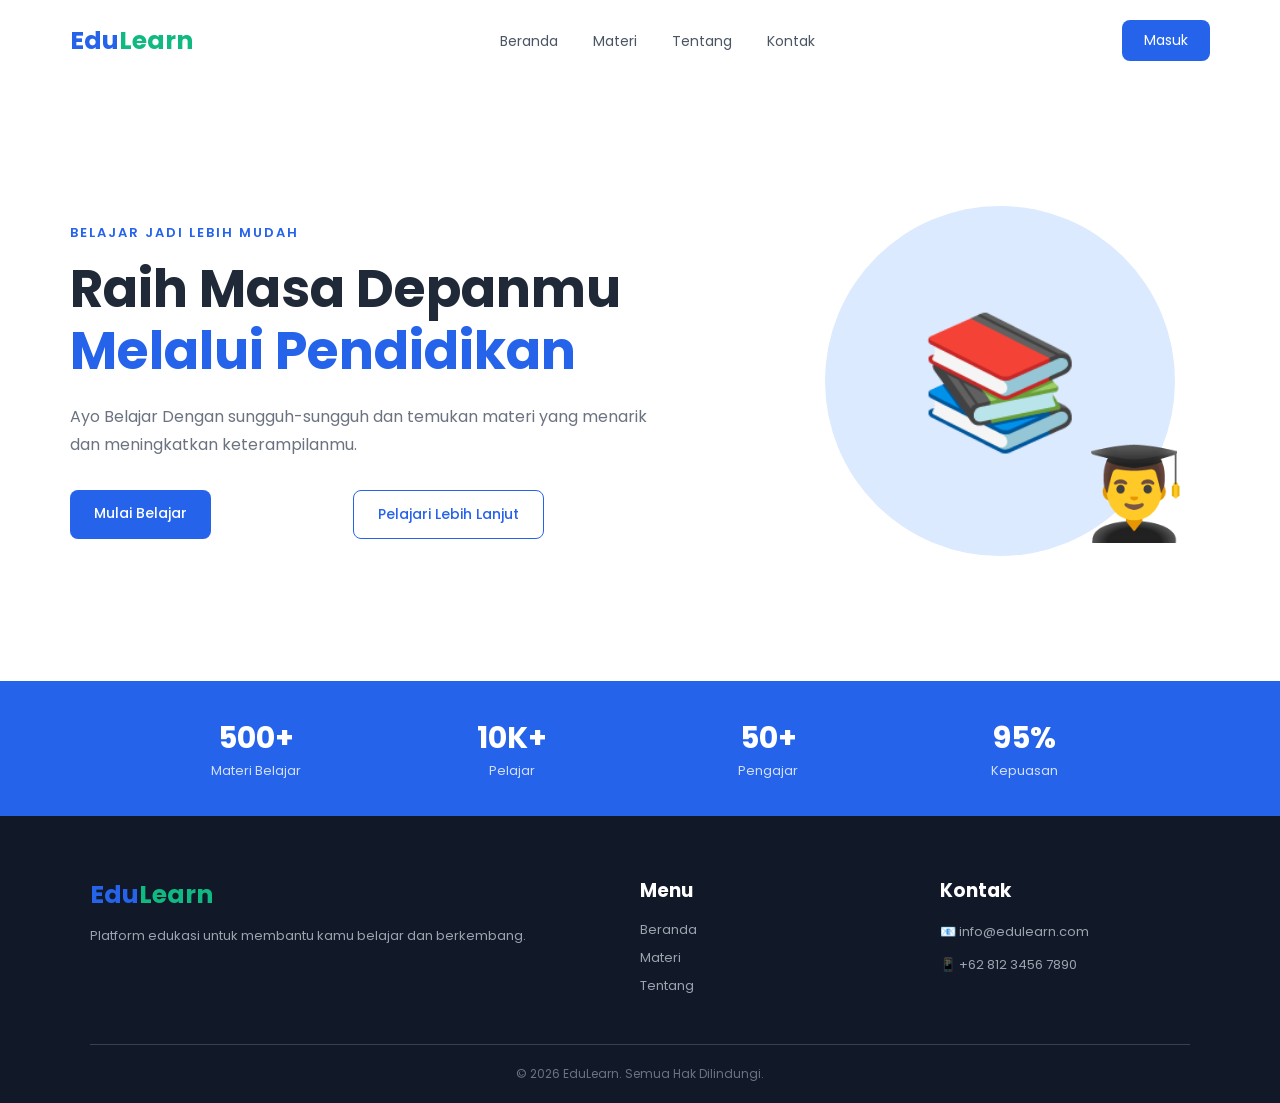
<file: index.html>
<!DOCTYPE html>
<html lang="id">
<head>
    <meta charset="UTF-8">
    <meta name="viewport" content="width=device-width, initial-scale=1.0">
    <title>EduLearn - Platform Edukasi</title>

    <link rel="stylesheet" href="style.css">

    <link rel="preconnect" href="https://fonts.googleapis.com">
    <link rel="preconnect" href="https://fonts.gstatic.com" crossorigin>
    <link href="https://fonts.googleapis.com/css2?family=Poppins:wght@300;400;500;600;700&display=swap" rel="stylesheet">
</head>

<body>

    <!-- Navbar -->
    <header>
    <nav class="navbar">
        <div class="logo">Edu<span>Learn</span></div>

        <ul class="nav-menu">
            <li><a href="index.html">Beranda</a></li>
            <li><a href="materi.html">Materi</a></li>
            <li><a href="tentang.html">Tentang</a></li>
            <li><a href="">Kontak</a></li>
        </ul>

        <a href="#" class="btn-login">Masuk</a>

    </nav>
</header>


    <!-- Hero -->
    <section class="hero" id="home">
        <div class="hero-text">
            <p class="subtitle">BELAJAR JADI LEBIH MUDAH</p>

            <h1>
                Raih Masa Depanmu
                <span>Melalui Pendidikan</span>
            </h1>

            <p class="description">
                Ayo Belajar Dengan sungguh-sungguh
                dan temukan materi yang menarik dan 
                meningkatkan keterampilanmu.
            </p>

            <div class="hero-buttons">
                <a href="materi.html" class="btn-primary">Mulai Belajar</a>
                <a href="tentang.html" class="btn-secondary">Pelajari Lebih Lanjut</a>
            </div>
        </div>

        <div class="hero-image">
            <div class="circle"></div>
            <div class="book">📚</div>
            <div class="student">👨‍🎓</div>
        </div>
    </section>

    <!-- Statistik -->
    <section class="stats">
        <div class="stat">
            <h2>500+</h2>
            <p>Materi Belajar</p>
        </div>

        <div class="stat">
            <h2>10K+</h2>
            <p>Pelajar</p>
        </div>

        <div class="stat">
            <h2>50+</h2>
            <p>Pengajar</p>
        </div>

        <div class="stat">
            <h2>95%</h2>
            <p>Kepuasan</p>
        </div>
    </section>

    <!-- Footer -->
    <footer id="kontak">
        <div class="footer-content">
            <div>
                <div class="logo">Edu<span>Learn</span></div>
                <p>
                    Platform edukasi untuk membantu kamu
                    belajar dan berkembang.
                </p>
            </div>

            <div>
                <h3>Menu</h3>
                <a href="index.html">Beranda</a>
                <a href="materi.html">Materi</a>
                <a href="tentang.html">Tentang</a>
            </div>

            <div>
                <h3>Kontak</h3>
                <p>📧 info@edulearn.com</p>
                <p>📱 +62 812 3456 7890</p>
            </div>
        </div>

        <div class="copyright">
            © 2026 EduLearn. Semua Hak Dilindungi.
        </div>
    </footer>

</body>
</html>
</file>
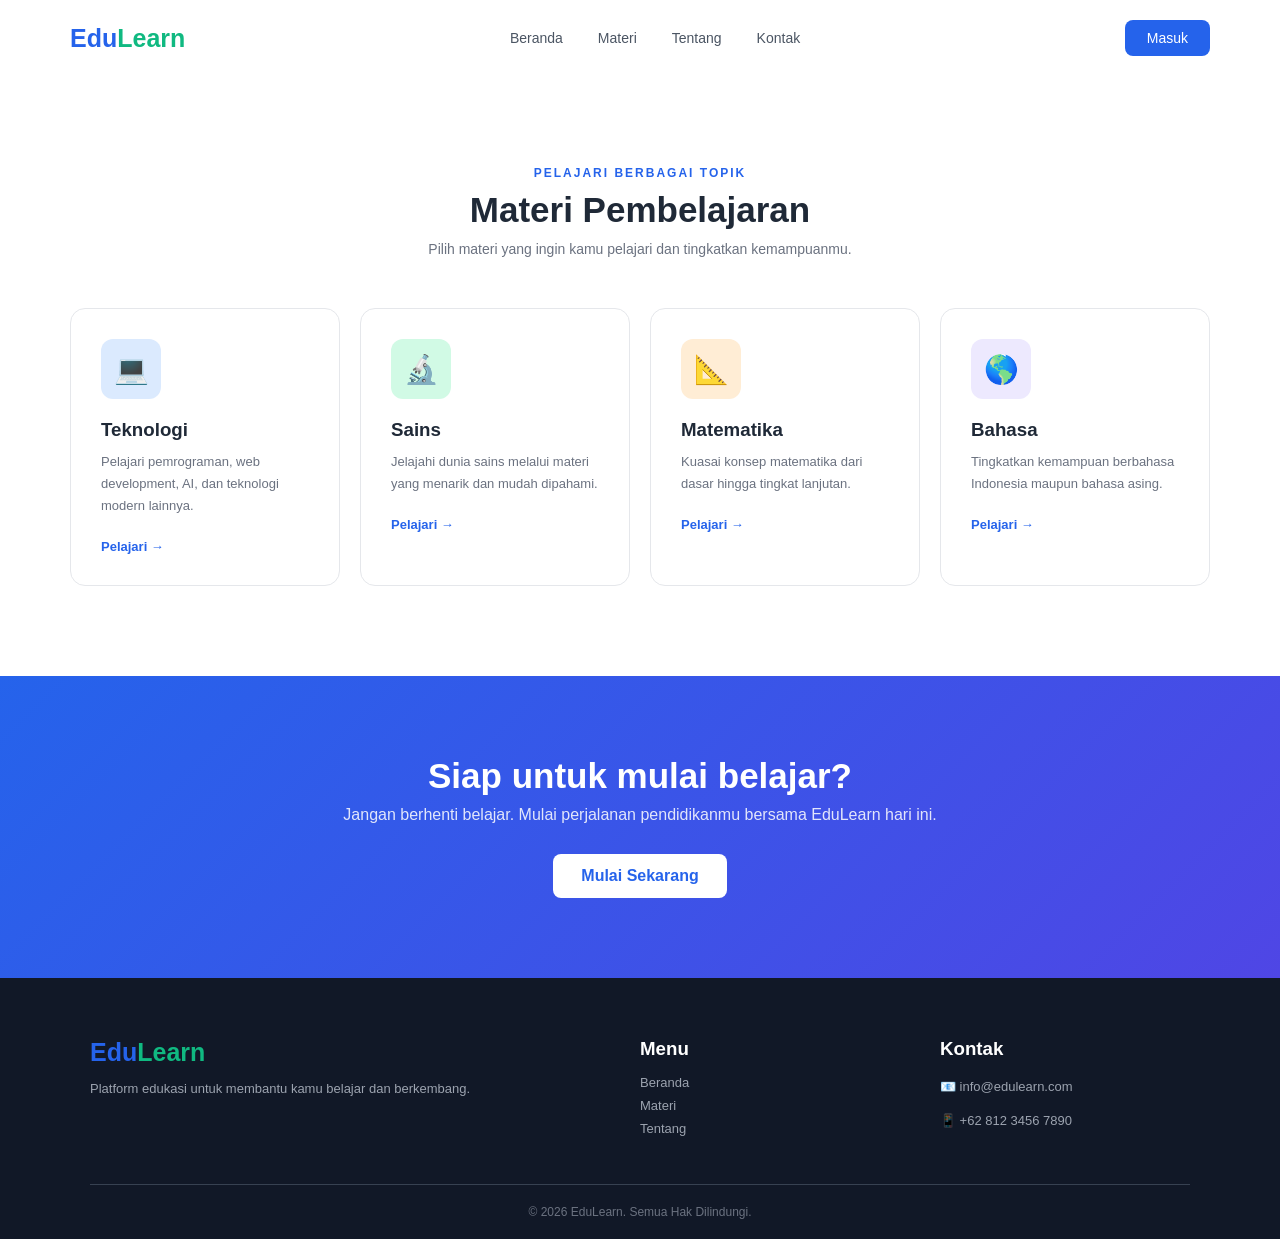
<file: materi.html>
<!DOCTYPE html>
<html lang="en">
<head>
    <meta charset="UTF-8">
    <meta name="viewport" content="width=device-width, initial-scale=1.0">
    <title>Document</title>

    <link rel="stylesheet" href="style.css">

</head>
<body>
    <header>
        <nav class="navbar">
            <div class="logo">Edu<span>Learn</span></div>

            <ul class="nav-menu">
                <li><a href="index.html">Beranda</a></li>
                <li><a href="materi.html">Materi</a></li>
                <li><a href="tentang.html">Tentang</a></li>
                <li><a href="">Kontak</a></li>
            </ul>

            <a href="#" class="btn-login">Masuk</a>
        </nav>
    </header>

    <section class="materi" id="materi">
        <div class="section-title">
            <p>PELAJARI BERBAGAI TOPIK</p>
            <h2>Materi Pembelajaran</h2>
            <span>
                Pilih materi yang ingin kamu pelajari dan tingkatkan
                kemampuanmu.
            </span>
        </div>

        <div class="card-container">

            <div class="card">
                <div class="icon blue">💻</div>
                <h3>Teknologi</h3>
                <p>
                    Pelajari pemrograman, web development,
                    AI, dan teknologi modern lainnya.
                </p>
                <a href="#">Pelajari →</a>
            </div>

            <div class="card">
                <div class="icon green">🔬</div>
                <h3>Sains</h3>
                <p>
                    Jelajahi dunia sains melalui materi yang
                    menarik dan mudah dipahami.
                </p>
                <a href="#">Pelajari →</a>
            </div>

            <div class="card">
                <div class="icon orange">📐</div>
                <h3>Matematika</h3>
                <p>
                    Kuasai konsep matematika dari dasar
                    hingga tingkat lanjutan.
                </p>
                <a href="#">Pelajari →</a>
            </div>

            <div class="card">
                <div class="icon purple">🌎</div>
                <h3>Bahasa</h3>
                <p>
                    Tingkatkan kemampuan berbahasa Indonesia
                    maupun bahasa asing.
                </p>
                <a href="#">Pelajari →</a>
            </div>

        </div>
    </section>

        <!-- CTA -->
    <section class="cta">
        <h2>Siap untuk mulai belajar?</h2>
        <p>
            Jangan berhenti belajar. Mulai perjalanan pendidikanmu
            bersama EduLearn hari ini.
        </p>

        <a href="#" class="btn-white">Mulai Sekarang</a>
    </section>

    <!-- Footer -->
    <footer id="kontak">
        <div class="footer-content">
            <div>
                <div class="logo">Edu<span>Learn</span></div>
                <p>
                    Platform edukasi untuk membantu kamu
                    belajar dan berkembang.
                </p>
            </div>

            <div>
                <h3>Menu</h3>
                <a href="index.html">Beranda</a>
                <a href="materi.html">Materi</a>
                <a href="tentang.html">Tentang</a>
            </div>

            <div>
                <h3>Kontak</h3>
                <p>📧 info@edulearn.com</p>
                <p>📱 +62 812 3456 7890</p>
            </div>
        </div>

        <div class="copyright">
            © 2026 EduLearn. Semua Hak Dilindungi.
        </div>
    </footer>

</body>
</html>
</file>
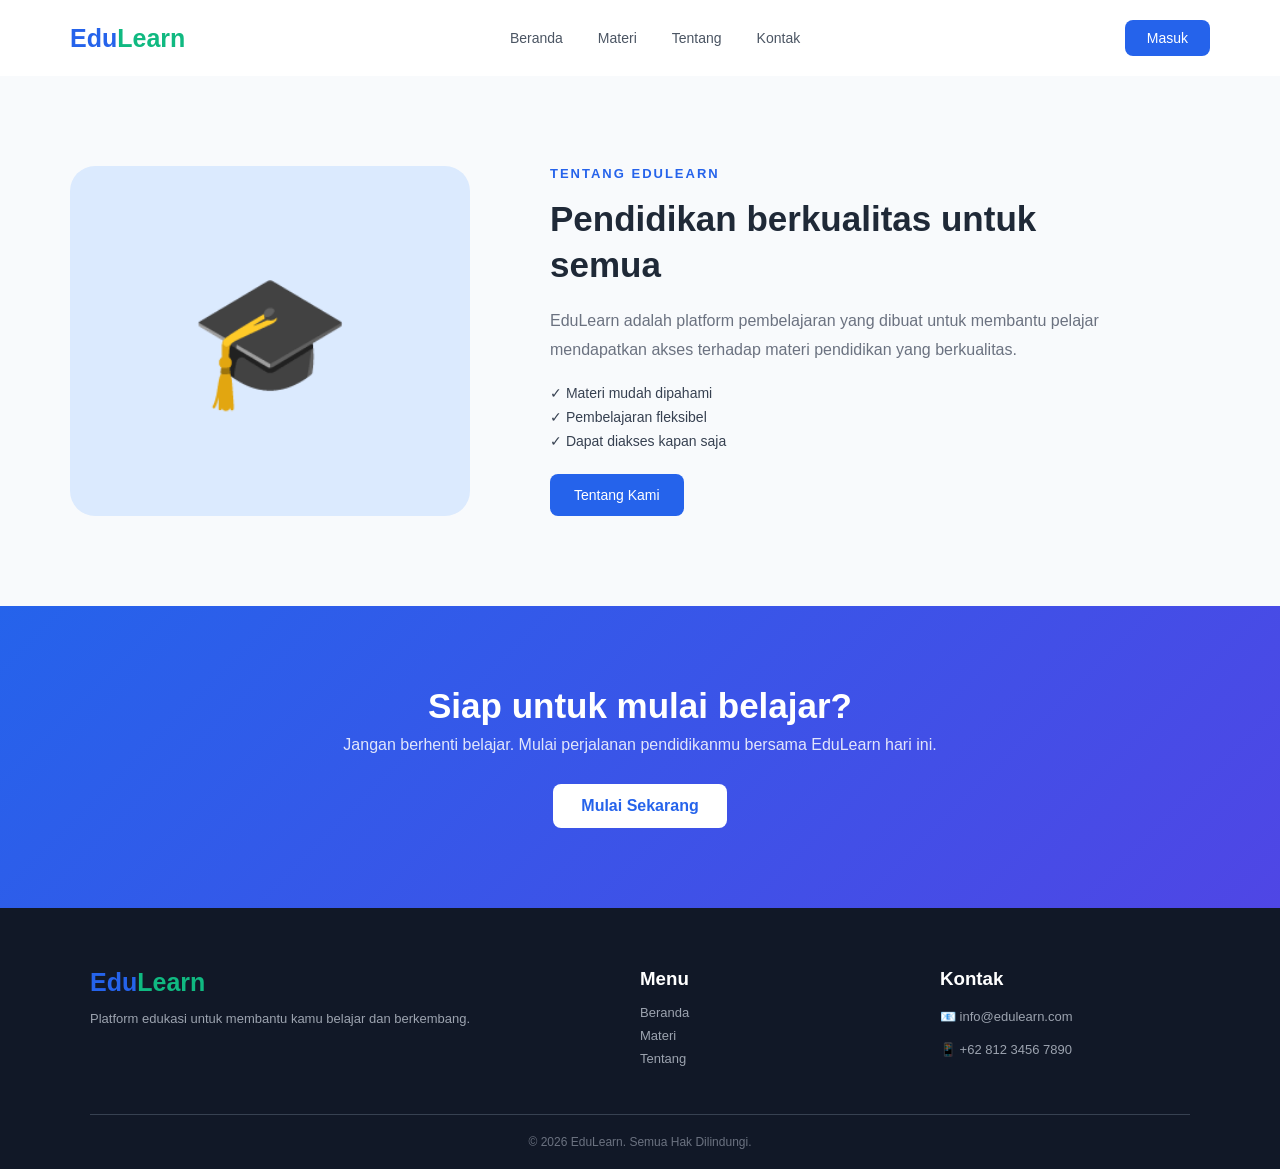
<file: tentang.html>
<!DOCTYPE html>
<html lang="en">
<head>
    <meta charset="UTF-8">
    <meta name="viewport" content="width=device-width, initial-scale=1.0">
    <title>Document</title>

    <link rel="stylesheet" href="style.css">
</head>
<body>
    <header>
        <nav class="navbar">
            <div class="logo">Edu<span>Learn</span></div>

            <ul class="nav-menu">
                <li><a href="index.html">Beranda</a></li>
                <li><a href="materi.html">Materi</a></li>
                <li><a href="tentang.html">Tentang</a></li>
                <li><a href="">Kontak</a></li>
            </ul>

            <a href="#" class="btn-login">Masuk</a>
        </nav>
    </header>

    <section class="about" id="tentang">
        <div class="about-image">
            🎓
        </div>

        <div class="about-text">
            <p class="subtitle">TENTANG EDULEARN</p>

            <h2>
                Pendidikan berkualitas
                untuk semua
            </h2>

            <p>
                EduLearn adalah platform pembelajaran yang dibuat
                untuk membantu pelajar mendapatkan akses terhadap
                materi pendidikan yang berkualitas.
            </p>

            <div class="check">
                <p>✓ Materi mudah dipahami</p>
                <p>✓ Pembelajaran fleksibel</p>
                <p>✓ Dapat diakses kapan saja</p>
            </div>

            <a href="#" class="btn-primary">Tentang Kami</a>
        </div>
    </section>

        <!-- CTA -->
    <section class="cta">
        <h2>Siap untuk mulai belajar?</h2>
        <p>
            Jangan berhenti belajar. Mulai perjalanan pendidikanmu
            bersama EduLearn hari ini.
        </p>

        <a href="#" class="btn-white">Mulai Sekarang</a>
    </section>

    <!-- Footer -->
    <footer id="kontak">
        <div class="footer-content">
            <div>
                <div class="logo">Edu<span>Learn</span></div>
                <p>
                    Platform edukasi untuk membantu kamu
                    belajar dan berkembang.
                </p>
            </div>

            <div>
                <h3>Menu</h3>
                <a href="index.html">Beranda</a>
                <a href="materi.html">Materi</a>
                <a href="tentang.html">Tentang</a>
            </div>

            <div>
                <h3>Kontak</h3>
                <p>📧 info@edulearn.com</p>
                <p>📱 +62 812 3456 7890</p>
            </div>
        </div>

        <div class="copyright">
            © 2026 EduLearn. Semua Hak Dilindungi.
        </div>
    </footer>

</body>
</html>
</file>
<file: style.css>
* {
    margin: 0;
    padding: 0;
    box-sizing: border-box;
}

html {
    scroll-behavior: smooth;
}

body {
    font-family: "Poppins", sans-serif;
    color: #1f2937;
    background: #ffffff;
}

/* =========================
   NAVBAR
========================= */

header {
    width: 100%;
    background: white;
}

.navbar {
    max-width: 1200px;
    margin: auto;
    padding: 20px 30px;

    display: flex;
    align-items: center;
    justify-content: space-between;
}

.logo {
    font-size: 25px;
    font-weight: 700;
    color: #2563eb;
}

.logo span {
    color: #10b981;
}

.nav-menu {
    list-style: none;
    display: flex;
    gap: 35px;
}

.nav-menu a {
    text-decoration: none;
    color: #4b5563;
    font-size: 14px;
    transition: 0.3s;
}

.nav-menu a:hover {
    color: #2563eb;
}

.btn-login {
    text-decoration: none;
    color: white;
    background: #2563eb;

    padding: 10px 22px;
    border-radius: 8px;

    font-size: 14px;
    transition: 0.3s;
}

.btn-login:hover {
    background: #1d4ed8;
}

.btn-secondary{
    text-decoration: none;
    align-items: center;
    margin: auto;
}

/* =========================
   HERO
========================= */

.hero {
    max-width: 1200px;
    margin: auto;
    min-height: 600px;

    padding: 70px 30px;

    display: flex;
    align-items: center;
    justify-content: space-between;
    gap: 50px;
}

.hero-text {
    max-width: 600px;
}

.subtitle {
    color: #2563eb;
    font-size: 13px;
    font-weight: 600;
    letter-spacing: 2px;
    margin-bottom: 15px;
}

.hero h1 {
    font-size: 52px;
    line-height: 1.2;
    margin-bottom: 20px;
}

.hero h1 span {
    display: block;
    color: #2563eb;
}

.description {
    color: #6b7280;
    line-height: 1.8;
    margin-bottom: 30px;
}

.hero-buttons {
    display: flex;
    gap: 15px;
}

.btn-primary,
.btn-secondary {
    display: inline-block;
    text-decoration: none;

    padding: 13px 24px;
    border-radius: 8px;

    font-size: 14px;
    font-weight: 500;
}

.btn-primary {
    color: white;
    background: #2563eb;
}

.btn-primary:hover {
    background: #1d4ed8;
}

.btn-secondary {
    color: #2563eb;
    border: 1px solid #2563eb;
}

.btn-secondary:hover {
    background: #eff6ff;
}

/* Hero illustration */

.hero-image {
    width: 420px;
    height: 420px;

    position: relative;

    display: flex;
    align-items: center;
    justify-content: center;
}

.circle {
    width: 350px;
    height: 350px;

    background: #dbeafe;
    border-radius: 50%;

    position: absolute;
}

.book {
    position: absolute;
    font-size: 130px;
    z-index: 2;
}

.student {
    position: absolute;
    right: 20px;
    bottom: 30px;

    font-size: 90px;
    z-index: 3;
}

/* =========================
   STATS
========================= */

.stats {
    background: #2563eb;
    color: white;

    padding: 35px 10%;

    display: grid;
    grid-template-columns: repeat(4, 1fr);
    text-align: center;
}

.stat h2 {
    font-size: 30px;
}

.stat p {
    font-size: 13px;
    opacity: 0.8;
}

/* =========================
   MATERI
========================= */

.materi {
    max-width: 1200px;
    margin: auto;
    padding: 90px 30px;
}

.section-title {
    text-align: center;
    margin-bottom: 50px;
}

.section-title p {
    color: #2563eb;
    font-size: 12px;
    font-weight: 600;
    letter-spacing: 2px;
}

.section-title h2 {
    font-size: 35px;
    margin: 10px 0;
}

.section-title span {
    color: #6b7280;
    font-size: 14px;
}

.card-container {
    display: grid;
    grid-template-columns: repeat(4, 1fr);
    gap: 20px;
}

.card {
    padding: 30px;
    border: 1px solid #e5e7eb;
    border-radius: 15px;

    transition: 0.3s;
}

.card:hover {
    transform: translateY(-8px);
    box-shadow: 0 15px 30px rgba(0, 0, 0, 0.08);
}

.icon {
    width: 60px;
    height: 60px;

    display: flex;
    align-items: center;
    justify-content: center;

    border-radius: 12px;
    font-size: 28px;

    margin-bottom: 20px;
}

.blue {
    background: #dbeafe;
}

.green {
    background: #d1fae5;
}

.orange {
    background: #ffedd5;
}

.purple {
    background: #ede9fe;
}

.card h3 {
    margin-bottom: 10px;
}

.card p {
    color: #6b7280;
    font-size: 13px;
    line-height: 1.7;
    margin-bottom: 20px;
}

.card a {
    color: #2563eb;
    text-decoration: none;
    font-size: 13px;
    font-weight: 600;
}

/* =========================
   ABOUT
========================= */

.about {
    background: #f8fafc;

    padding: 90px max(30px, calc((100% - 1140px) / 2));

    display: flex;
    align-items: center;
    gap: 80px;
}

.about-image {
    min-width: 400px;
    height: 350px;

    background: #dbeafe;
    border-radius: 25px;

    display: flex;
    align-items: center;
    justify-content: center;

    font-size: 130px;
}

.about-text {
    max-width: 550px;
}

.about-text h2 {
    font-size: 35px;
    line-height: 1.3;
    margin-bottom: 20px;
}

.about-text > p:not(.subtitle) {
    color: #6b7280;
    line-height: 1.8;
    margin-bottom: 20px;
}

.check {
    margin-bottom: 25px;
}

.check p {
    margin: 8px 0;
    color: #374151;
    font-size: 14px;
}

/* =========================
   CTA
========================= */

.cta {
    text-align: center;

    background: linear-gradient(
        135deg,
        #2563eb,
        #4f46e5
    );

    color: white;
    padding: 80px 30px;
}

.cta h2 {
    font-size: 35px;
    margin-bottom: 10px;
}

.cta p {
    opacity: 0.85;
    margin-bottom: 30px;
}

.btn-white {
    display: inline-block;

    background: white;
    color: #2563eb;

    padding: 13px 28px;
    border-radius: 8px;

    text-decoration: none;
    font-weight: 600;
}

/* =========================
   FOOTER
========================= */

footer {
    background: #111827;
    color: white;
    padding: 60px 30px 20px;
}

.footer-content {
    max-width: 1100px;
    margin: auto;

    display: grid;
    grid-template-columns: 2fr 1fr 1fr;
    gap: 50px;
}

.footer-content p {
    color: #9ca3af;
    font-size: 13px;
    line-height: 1.8;
    margin-top: 10px;
}

.footer-content h3 {
    margin-bottom: 15px;
}

.footer-content a {
    display: block;
    color: #9ca3af;
    text-decoration: none;
    font-size: 13px;
    margin: 8px 0;
}

.footer-content a:hover {
    color: white;
}

.copyright {
    max-width: 1100px;
    margin: 40px auto 0;

    padding-top: 20px;
    border-top: 1px solid #374151;

    text-align: center;
    color: #6b7280;
    font-size: 12px;
}

/* =========================
   RESPONSIVE
========================= */

@media (max-width: 900px) {

    .nav-menu {
        display: none;
    }

    .hero {
        flex-direction: column;
        text-align: center;
    }

    .hero-buttons {
        justify-content: center;
    }

    .card-container {
        grid-template-columns: repeat(2, 1fr);
    }

    .stats {
        grid-template-columns: repeat(2, 1fr);
        gap: 30px;
    }

    .about {
        flex-direction: column;
        text-align: center;
    }

    .about-image {
        min-width: 100%;
    }

    .footer-content {
        grid-template-columns: 1fr 1fr;
    }
}

@media (max-width: 600px) {

    .hero h1 {
        font-size: 38px;
    }

    .hero-image {
        width: 300px;
        height: 300px;
    }

    .circle {
        width: 250px;
        height: 250px;
    }

    .book {
        font-size: 90px;
    }

    .student {
        font-size: 60px;
    }

    .stats {
        grid-template-columns: 1fr 1fr;
    }

    .card-container {
        grid-template-columns: 1fr;
    }

    .about-text h2 {
        font-size: 28px;
    }

    .footer-content {
        grid-template-columns: 1fr;
    }
}
</file>
